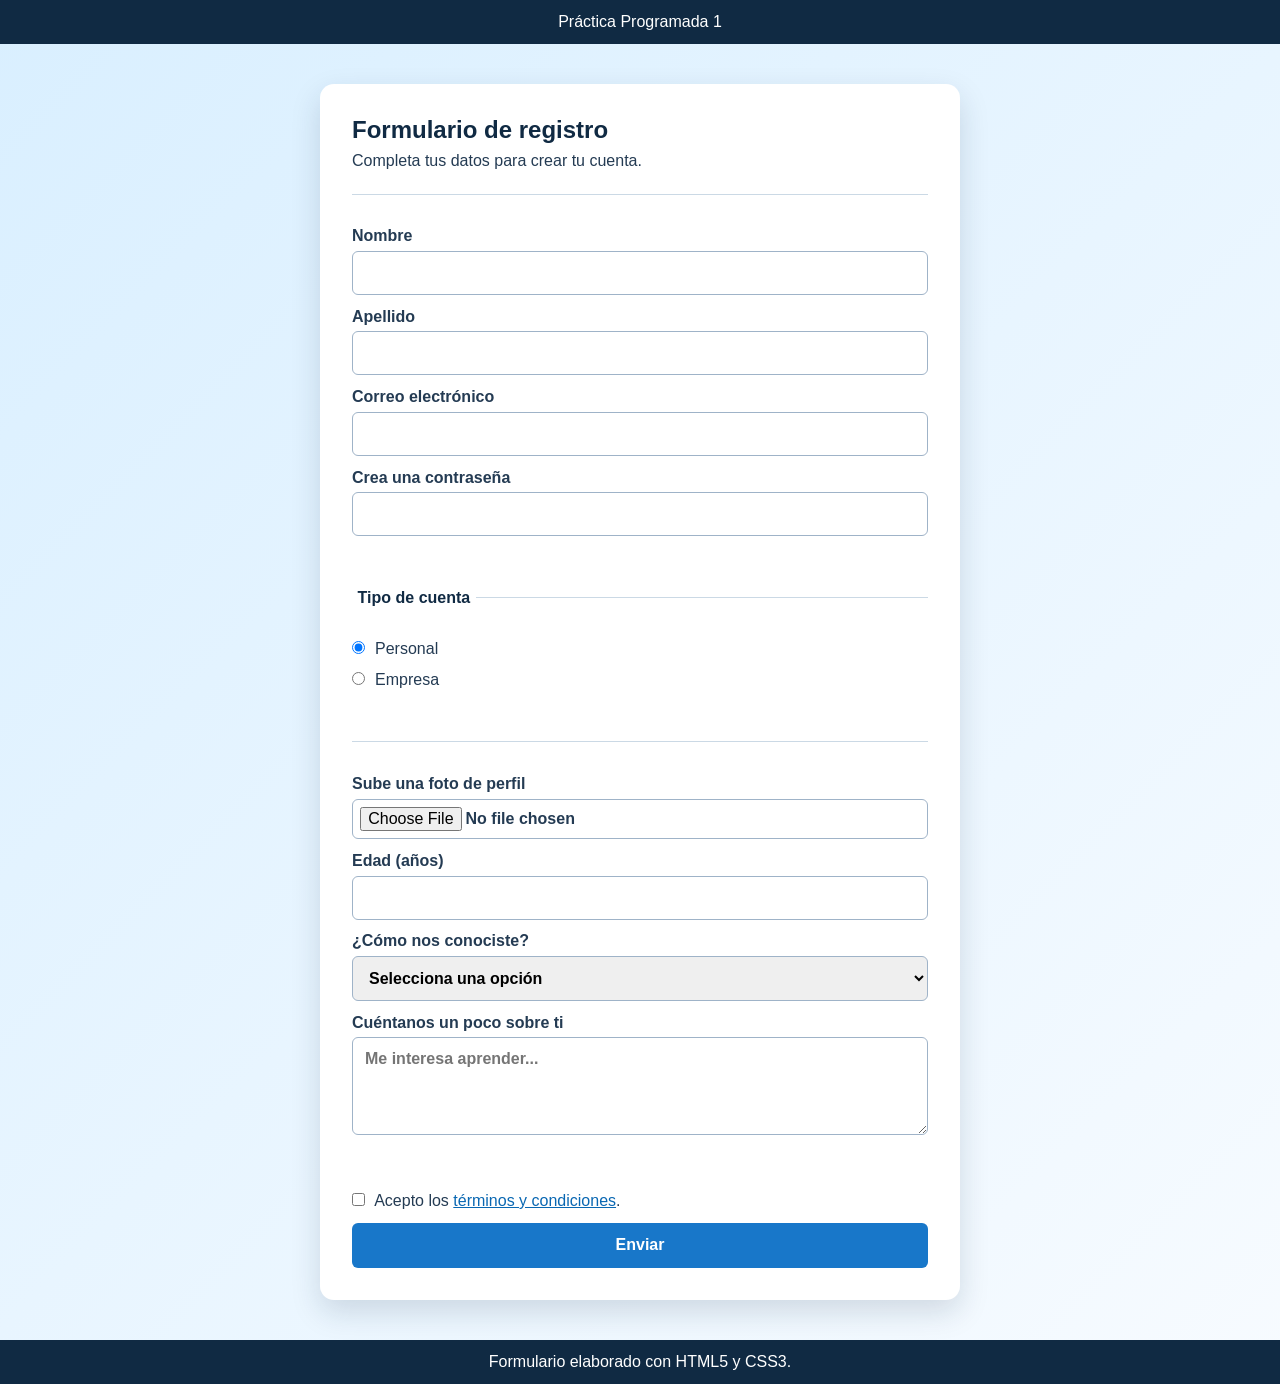
<file: practica_programada_1/primera_parte/index.html>
<!DOCTYPE html>
<html lang="es">
  <head>
    <meta charset="UTF-8" />
    <meta name="viewport" content="width=device-width, initial-scale=1.0" />
    <title>Formulario de registro</title>
    <link rel="stylesheet" href="styles.css" />
  </head>
  <body>
    <header class="page-header">
      <p>Práctica Programada 1</p>
    </header>
    <main>
      <section class="registration-card" aria-labelledby="title">
        <h1 id="title">Formulario de registro</h1>
        <p id="description">Completa tus datos para crear tu cuenta.</p>

        <form id="survey-form" action="#" method="post">
          <fieldset>
            <label for="first-name">Nombre <input id="first-name" name="first-name" type="text" required /></label>
            <label for="last-name">Apellido <input id="last-name" name="last-name" type="text" required /></label>
            <label for="email">Correo electrónico <input id="email" name="email" type="email" required /></label>
            <label for="new-password">Crea una contraseña <input id="new-password" name="new-password" type="password" pattern="[a-z0-5]{8,}" required /></label>
          </fieldset>

          <fieldset>
            <legend>Tipo de cuenta</legend>
            <label class="inline"><input name="account-type" type="radio" value="personal" checked /> Personal</label>
            <label class="inline"><input name="account-type" type="radio" value="business" /> Empresa</label>
          </fieldset>

          <fieldset>
            <label for="profile-picture">Sube una foto de perfil <input id="profile-picture" name="file" type="file" /></label>
            <label for="age">Edad (años) <input id="age" name="age" type="number" min="13" max="120" /></label>
            <label for="referrer">¿Cómo nos conociste?
              <select id="referrer" name="referrer">
                <option value="">Selecciona una opción</option>
                <option value="social">Redes sociales</option>
                <option value="friend">Recomendación</option>
                <option value="search">Buscador web</option>
              </select>
            </label>
            <label for="bio">Cuéntanos un poco sobre ti
              <textarea id="bio" name="bio" rows="4" placeholder="Me interesa aprender..."></textarea>
            </label>
          </fieldset>

          <label class="terms"><input type="checkbox" required /> Acepto los <a href="#">términos y condiciones</a>.</label>
          <button type="submit">Enviar</button>
        </form>
      </section>
    </main>
    <footer class="page-footer">
      <p>Formulario elaborado con HTML5 y CSS3.</p>
    </footer>
  </body>
</html>
</file>
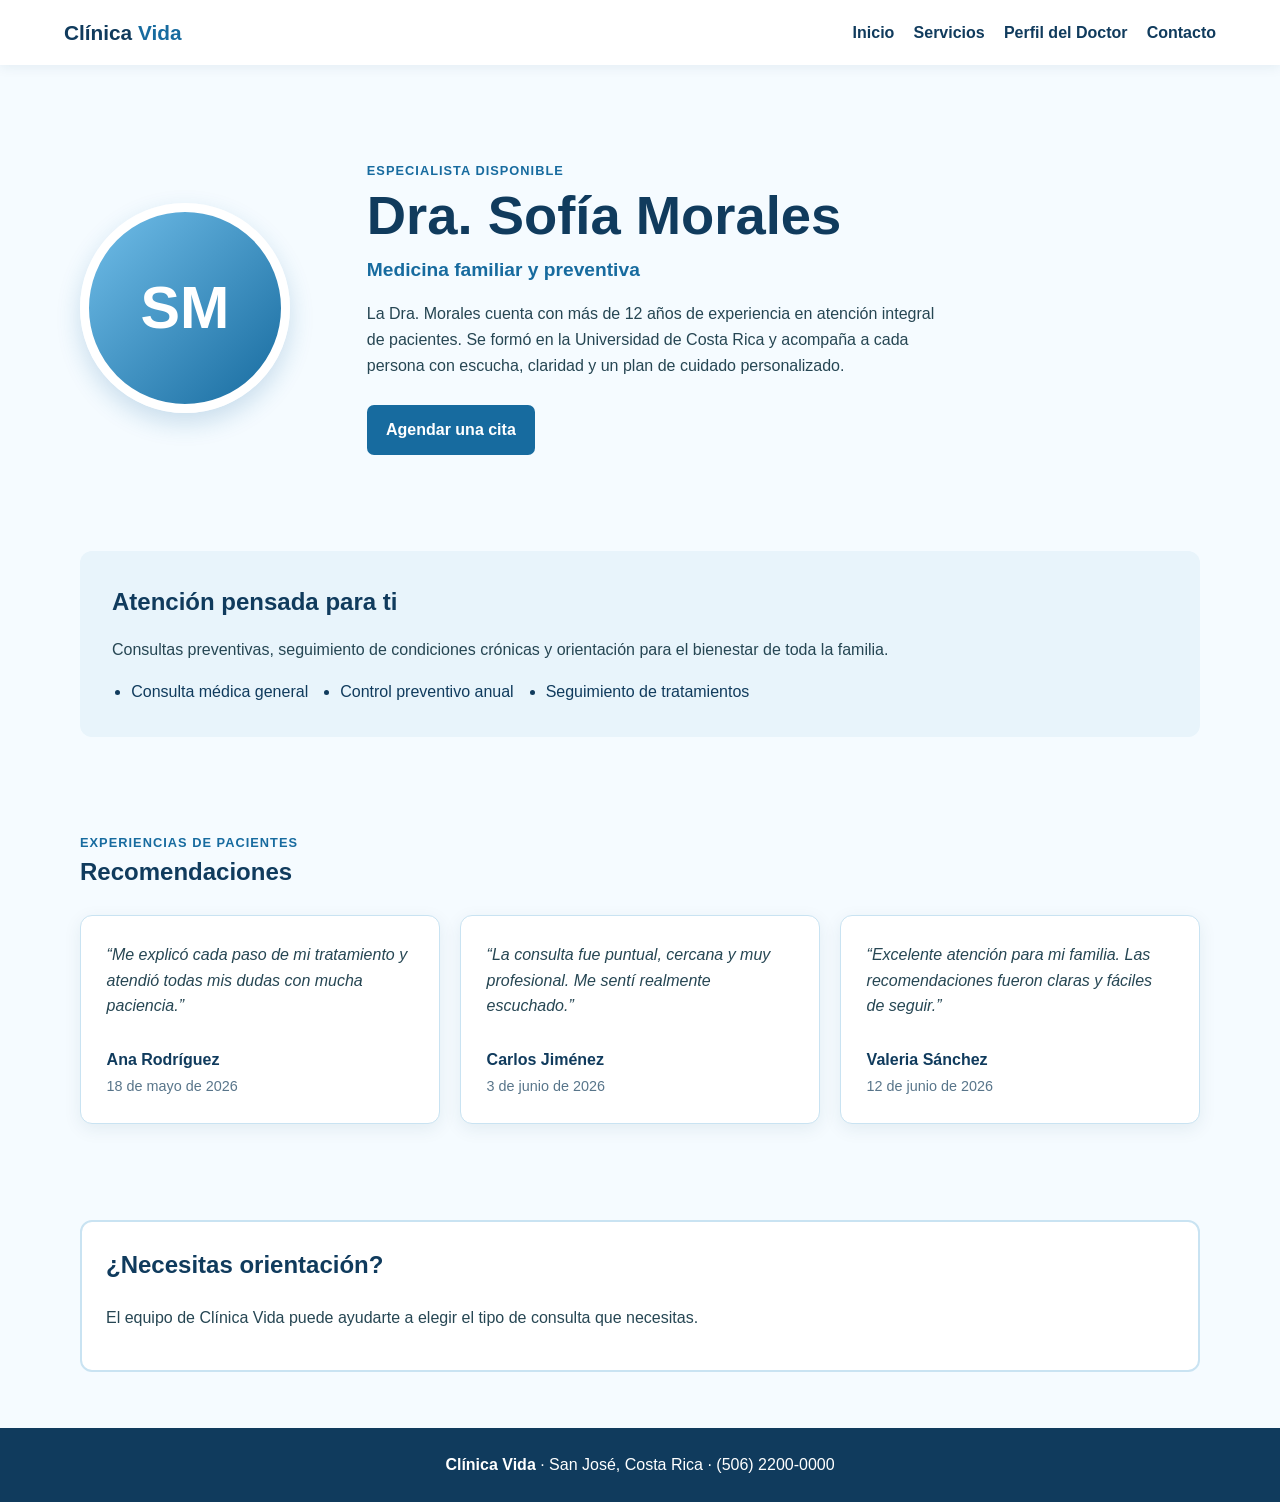
<file: practica_programada_1/segunda_parte/index.html>
<!DOCTYPE html>
<html lang="es">
  <head>
    <meta charset="UTF-8" />
    <meta name="viewport" content="width=device-width, initial-scale=1.0" />
    <title>Clínica Vida | Dra. Sofía Morales</title>
    <link rel="stylesheet" href="styles.css" />
  </head>
  <body>
    <header class="site-header">
      <a class="brand" href="#inicio">Clínica <span>Vida</span></a>
      <nav aria-label="Navegación principal">
        <ul class="nav-links">
          <li><a href="#inicio">Inicio</a></li>
          <li><a href="#servicios">Servicios</a></li>
          <li><a href="#perfil">Perfil del Doctor</a></li>
          <li><a href="#contacto">Contacto</a></li>
        </ul>
      </nav>
    </header>

    <main id="inicio">
      <section class="profile" id="perfil" aria-labelledby="doctor-name">
        <div class="doctor-photo" aria-hidden="true">SM</div>
        <div class="profile-content">
          <p class="eyebrow">Especialista disponible</p>
          <h1 class="doctor-name" id="doctor-name">Dra. Sofía Morales</h1>
          <p class="specialty">Medicina familiar y preventiva</p>
          <p id="doctor-description">La Dra. Morales cuenta con más de 12 años de experiencia en atención integral de pacientes. Se formó en la Universidad de Costa Rica y acompaña a cada persona con escucha, claridad y un plan de cuidado personalizado.</p>
          <a class="appointment-button" href="#contacto">Agendar una cita</a>
        </div>
      </section>

      <section class="services" id="servicios" aria-labelledby="services-title">
        <h2 id="services-title">Atención pensada para ti</h2>
        <p>Consultas preventivas, seguimiento de condiciones crónicas y orientación para el bienestar de toda la familia.</p>
        <ul class="service-list">
          <li>Consulta médica general</li>
          <li>Control preventivo anual</li>
          <li>Seguimiento de tratamientos</li>
        </ul>
      </section>

      <section class="reviews" aria-labelledby="reviews-title">
        <div class="section-heading">
          <p class="eyebrow">Experiencias de pacientes</p>
          <h2 id="reviews-title">Recomendaciones</h2>
        </div>
        <div class="review-list">
          <article class="review-card">
            <p class="quote">“Me explicó cada paso de mi tratamiento y atendió todas mis dudas con mucha paciencia.”</p>
            <h3>Ana Rodríguez</h3>
            <time datetime="2026-05-18">18 de mayo de 2026</time>
          </article>
          <article class="review-card">
            <p class="quote">“La consulta fue puntual, cercana y muy profesional. Me sentí realmente escuchado.”</p>
            <h3>Carlos Jiménez</h3>
            <time datetime="2026-06-03">3 de junio de 2026</time>
          </article>
          <article class="review-card">
            <p class="quote">“Excelente atención para mi familia. Las recomendaciones fueron claras y fáciles de seguir.”</p>
            <h3>Valeria Sánchez</h3>
            <time datetime="2026-06-12">12 de junio de 2026</time>
          </article>
        </div>
      </section>

      <aside class="contact-note" aria-labelledby="contact-title">
        <h2 id="contact-title">¿Necesitas orientación?</h2>
        <p>El equipo de Clínica Vida puede ayudarte a elegir el tipo de consulta que necesitas.</p>
      </aside>
    </main>

    <footer id="contacto">
      <p><strong>Clínica Vida</strong> · San José, Costa Rica · (506) 2200-0000</p>
    </footer>
  </body>
</html>
</file>
<file: practica_programada_1/primera_parte/styles.css>
:root {
  --navy: #102a43;
  --blue: #1877c9;
  --light-blue: #eaf5ff;
  --text: #243b53;
}

/* Selector universal: el tamaño incluye contenido, relleno y borde. */
* { box-sizing: border-box; }

body {
  margin: 0;
  min-height: 100vh;
  font-family: Arial, sans-serif;
  color: var(--text);
  background: linear-gradient(135deg, #d9efff, #f7fbff);
}

.page-header, .page-footer { padding: .8rem 1rem; color: #fff; text-align: center; background: var(--navy); }
.page-header p, .page-footer p { margin: 0; }
main { padding: 2.5rem 1rem; }

.registration-card {
  width: min(100%, 640px);
  margin: 0 auto;
  padding: 2rem;
  background: #fff;
  border-radius: 14px;
  box-shadow: 0 12px 30px rgb(16 42 67 / 15%);
}

h1 { margin: 0; color: var(--navy); }
#description { margin: .5rem 0 1.5rem; }

fieldset { margin: 1.25rem 0; padding: 1.25rem 0; border: 0; border-top: 1px solid #cbd9e5; }
fieldset:first-of-type { margin-top: 0; }
legend { padding: 0 .35rem; font-weight: 700; color: var(--navy); }
label { display: block; margin: .8rem 0; font-weight: 600; }
.inline, .terms { font-weight: 400; }

/* Selector por atributo: se aplica a los controles que tienen type. */
input[type], select, textarea {
  width: 100%;
  margin-top: .35rem;
  padding: .75rem;
  font: inherit;
  border: 1px solid #9fb3c8;
  border-radius: 6px;
}

input[type="radio"], input[type="checkbox"] { width: auto; margin: 0 .35rem 0 0; }
input[type="file"] { padding: .45rem; }
textarea { resize: vertical; }
a { color: #0967b2; }

button {
  width: 100%;
  padding: .85rem 1rem;
  border: 0;
  border-radius: 6px;
  color: #fff;
  font: inherit;
  font-weight: 700;
  cursor: pointer;
  background: var(--blue);
}

/* Pseudoclase hover: cambia el botón cuando pasa el ratón. */
button:hover, button:focus-visible { background: #0b5f9f; }
input:focus, select:focus, textarea:focus, button:focus-visible { outline: 3px solid #8ecaf7; outline-offset: 2px; }

@media (max-width: 500px) {
  main { padding: 1rem .5rem; }
  .registration-card { padding: 1.25rem; }
}
</file>
<file: practica_programada_1/segunda_parte/styles.css>
:root {
  --blue-900: #103b5d;
  --blue-700: #176b9f;
  --blue-100: #e8f4fb;
  --blue-50: #f5fbff;
  --text: #264653;
  --muted: #58758a;
}

/* Selector universal y modelo de caja. */
* { box-sizing: border-box; }
html { scroll-behavior: smooth; }
body { margin: 0; font-family: Arial, sans-serif; color: var(--text); background: var(--blue-50); line-height: 1.6; }

.site-header {
  display: flex;
  align-items: center;
  justify-content: space-between;
  gap: 1rem;
  padding: 1rem clamp(1.25rem, 5vw, 5rem);
  background: #fff;
  box-shadow: 0 2px 12px rgb(16 59 93 / 8%);
}

.brand { color: var(--blue-900); font-size: 1.3rem; font-weight: 800; text-decoration: none; }
.brand span { color: var(--blue-700); }
.nav-links { display: flex; flex-wrap: wrap; justify-content: flex-end; gap: .4rem 1.2rem; margin: 0; padding: 0; list-style: none; }
/* Selector descendiente: enlaces dentro de la lista de navegación. */
.nav-links a { color: var(--blue-900); font-weight: 700; text-decoration: none; }
.nav-links a:hover, .nav-links a:focus-visible { color: #1686c6; }

main { width: min(1120px, 92%); margin: 0 auto; }
.profile { display: flex; align-items: center; gap: clamp(2rem, 6vw, 6rem); padding: clamp(3rem, 8vw, 6rem) 0; }
.doctor-photo { display: grid; flex: 0 0 210px; width: 210px; height: 210px; place-items: center; border: 9px solid #fff; border-radius: 50%; color: #fff; font-size: 3.7rem; font-weight: 800; background: linear-gradient(135deg, #71bee9, var(--blue-700)); box-shadow: 0 10px 25px rgb(23 107 159 / 20%); }
.profile-content { max-width: 700px; }
.eyebrow { margin: 0; color: var(--blue-700); font-size: .8rem; font-weight: 800; letter-spacing: .08em; text-transform: uppercase; }
.doctor-name { margin: .2rem 0 0; color: var(--blue-900); font-size: clamp(2rem, 5vw, 3.4rem); line-height: 1.15; }
.specialty { margin: .45rem 0 1rem; color: var(--blue-700); font-size: 1.2rem; font-weight: 700; }
/* Selector por id para la descripción solicitada en la práctica. */
#doctor-description { max-width: 65ch; }
.appointment-button { display: inline-block; margin-top: .7rem; padding: .75rem 1.2rem; border-radius: 7px; color: #fff; font-weight: 700; text-decoration: none; background: var(--blue-700); transition: background .2s ease, transform .2s ease; }
.appointment-button:hover, .appointment-button:focus-visible { background: var(--blue-900); transform: translateY(-2px); }

.services { padding: 2rem; border-radius: 12px; background: var(--blue-100); }
.services h2, .reviews h2 { margin: 0; color: var(--blue-900); }
.services p { margin-bottom: 0; }
.service-list { display: flex; flex-wrap: wrap; gap: .5rem 2rem; margin: 1rem 0 0; padding-left: 1.2rem; }
.service-list > li { color: var(--blue-900); }
.reviews { padding: clamp(3.5rem, 8vw, 6rem) 0; }
.section-heading { margin-bottom: 1.5rem; }
.review-list { display: flex; gap: 1.25rem; }
.review-card { display: flex; flex: 1 1 0; flex-direction: column; margin: 0; padding: 1.6rem; border: 1px solid #c9e3f2; border-radius: 12px; background: #fff; box-shadow: 0 5px 18px rgb(16 59 93 / 8%); }
.review-card .quote { flex-grow: 1; margin-top: 0; font-style: italic; }
.review-card h3 { margin: .75rem 0 0; color: var(--blue-900); font-size: 1rem; }
/* Selector de hermano adyacente: fecha colocada después del nombre. */
.review-card h3 + time { display: block; margin-top: .15rem; }
time { color: var(--muted); font-size: .9rem; }
.contact-note { margin-bottom: 3.5rem; padding: 1.5rem; border: 2px solid #c9e3f2; border-radius: 12px; background: #fff; }
.contact-note h2 { margin-top: 0; color: var(--blue-900); }
footer { padding: 1.5rem; color: #fff; text-align: center; background: var(--blue-900); }
footer p { margin: 0; }

@media (max-width: 700px) {
  .site-header, .profile { align-items: flex-start; flex-direction: column; }
  .nav-links { justify-content: flex-start; }
  .doctor-photo { flex-basis: 150px; width: 150px; height: 150px; font-size: 2.5rem; }
  .review-list { flex-direction: column; }
}
</file>
